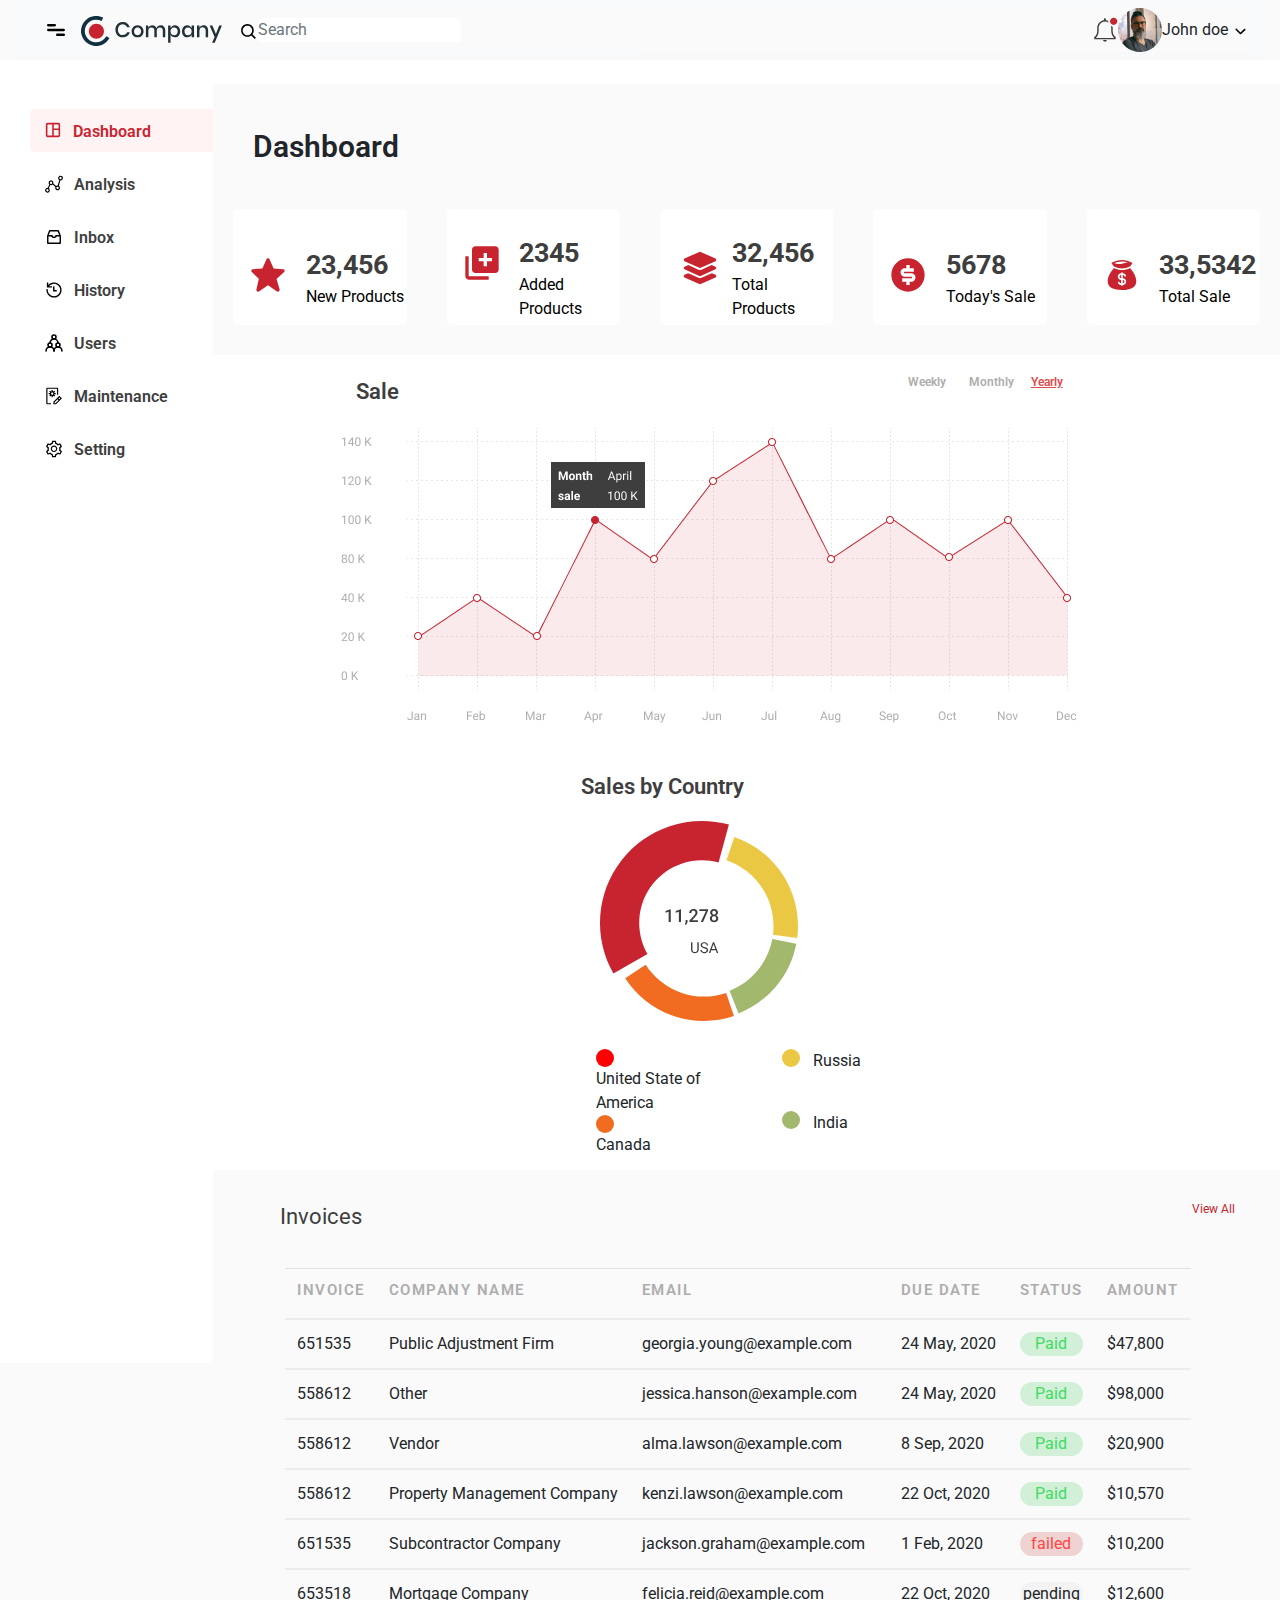
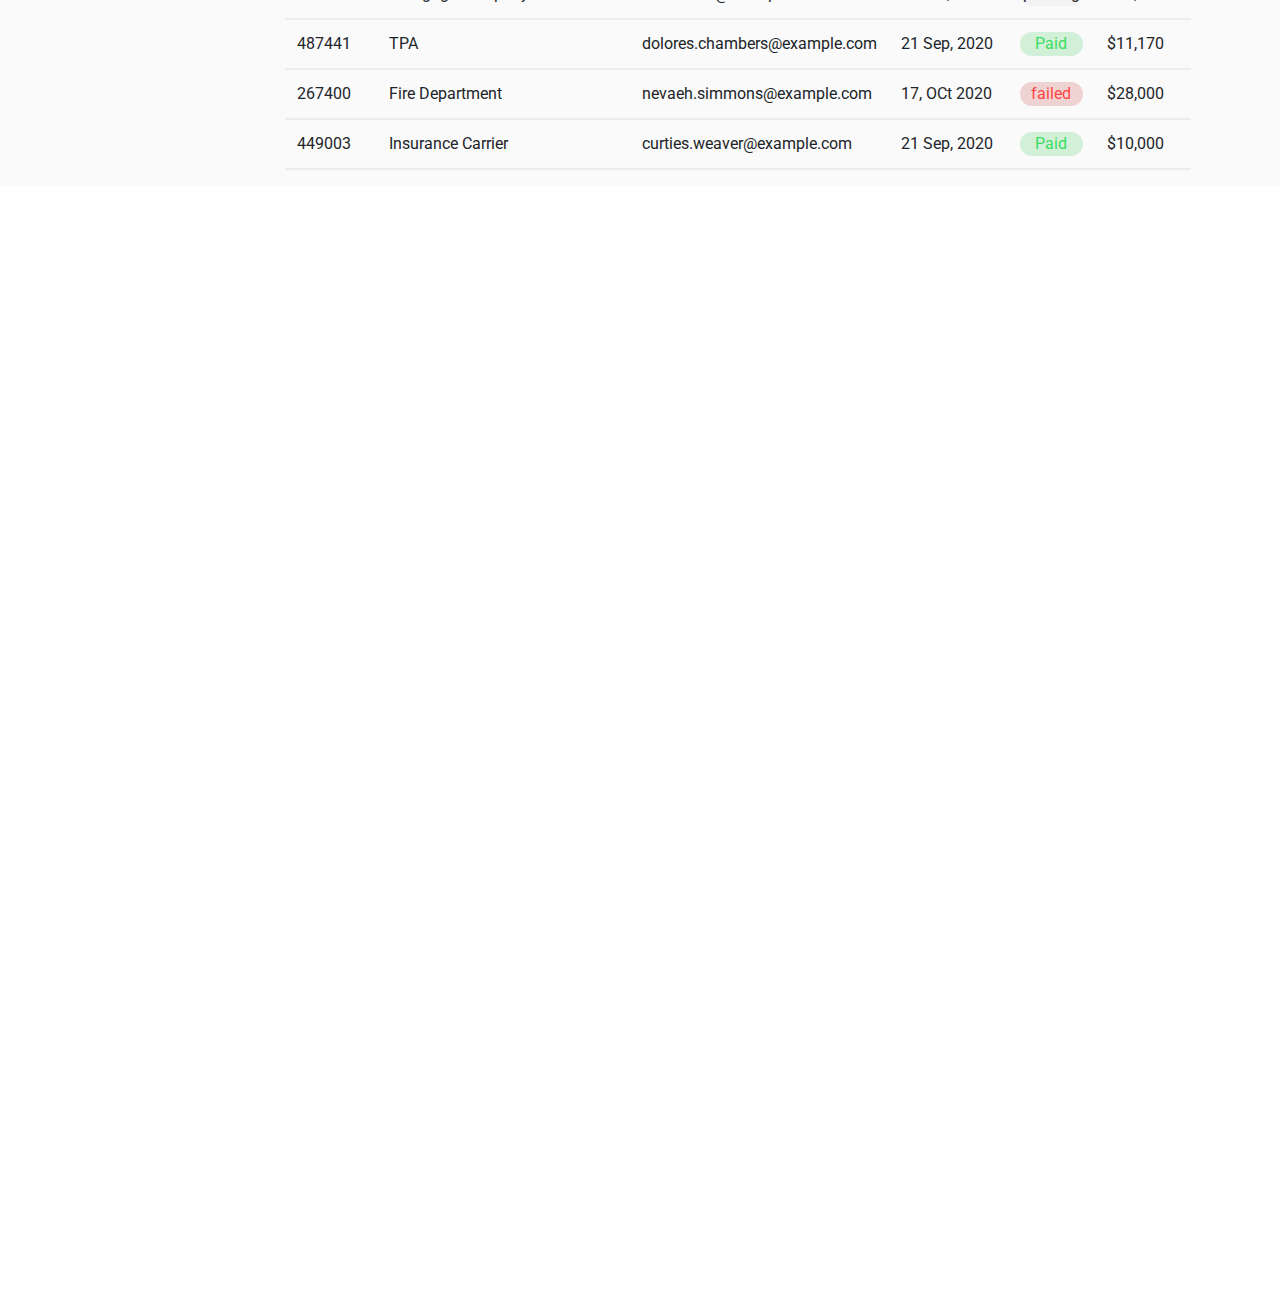
<file: dashboard.html>
<!DOCTYPE html>
<html lang="en">

<head>
    <script>
        function myFunction() {
            location.replace("/innerpage.html")
        }
    </script>
    <meta type="text/html;" charset="utf-8" content="width=device-width
            shrink-to-fit=no">
    <link rel="preconnect" href="https://fonts.googleapis.com">
    <link rel="preconnect" href="https://fonts.gstatic.com" crossorigin>
    <link href="https://fonts.googleapis.com/css2?family=Roboto" rel="stylesheet">
    <link href="css/style.css" rel="stylesheet">
    <link href="css/bootstrap.min.css" rel="stylesheet">
    <link href="/js/custom.js">
</head>

<body>
    <div class="container-fluid">

        <nav class="navbar navbar-expand-lg mb-4 navbar-light
                bg-light">
            <div class="container-fluid navcontainer p-0
                    justify-content-start">
                <button class="btn me-2 bg-light" onclick="widthChange()" data-bs-toggle="collapse"
                    data-bs-target="#dashboard"><img src="images/menu-bar.svg"></button>
                <a href="#" class="navbar-brand me-5"><img src="images/header-logo.svg">
                </a>
                <div class="d-flex justify-content-around">
                    <img class="mt-1 me-2" src="images/search-icon.svg" style="height: 19px;" alt="search">
                    <input class="form-control me-2 p-0 border-0" type="search" placeholder="Search"
                        aria-label="Search">
                </div>
            </div>
            <div class="container-fluid gayab p-0 justify-content-end">
                <img class="me-5" src="images/notification-icon.svg" alt="notification">
                <img class="me-3" src="images/profile.png" alt="dp">
                <div class="me-3">
                    John doe
                    <img src="images/downward-arrow.svg" alt="dropdown">
                </div>
            </div>
        </nav>

    </div>
    <div class="container-fluid">
        <div class="row">
            <div class="col-2" id="dashboard">
                <div class="container1">
                    <div style="float: left; margin-left: 5px;">
                        <img id="dashpic" src="images/dashboard-active.svg" alt="">
                    </div>
                    <div style="font: normal normal 600 16px/21px Roboto;
                            letter-spacing: 0px;
                            color: #C8242F; text-align: left; margin-top: 4px;
                            margin-left:
                            35px ;" id="minisize">
                        Dashboard
                    </div>
                </div>
                <div class="container2" onclick="myFunction()">
                    <div style="float: left; margin-left: 5px;">
                        <img id="dashpic" src="images/graph-default.svg" alt="">
                    </div>
                    <div class="dashboardtext" id="minisize">
                        Analysis
                    </div>
                </div>
                <div class="container2">
                    <div style="float: left; margin-left: 5px;">
                        <img id="dashpic" src="images/inbox-default.svg" alt="">
                    </div>
                    <div class="dashboardtext" id="minisize">
                        Inbox
                    </div>
                </div>
                <div class="container2">
                    <div style="float: left; margin-left: 5px;">
                        <img id="dashpic" src="images/clock-default.svg" alt="">
                    </div>
                    <div class="dashboardtext" id="minisize">
                        History
                    </div>
                </div>
                <div class="container2">
                    <div style="float: left; margin-left: 5px;">
                        <img id="dashpic" src="images/user-default.svg" alt="">
                    </div>
                    <div class="dashboardtext" id="minisize">
                        Users
                    </div>
                </div>
                <div class="container2">
                    <div style="float: left; margin-left: 5px;">
                        <img id="dashpic" src="images/maintenance-default.svg" alt="">
                    </div>
                    <div class="dashboardtext" id="minisize">
                        Maintenance
                    </div>
                </div>
                <div class="container2">
                    <div style="float: left; margin-left: 5px;">
                        <img id="dashpic" src="images/setting-default.svg" alt="">
                    </div>
                    <div class="dashboardtext" id="minisize">
                        Setting
                    </div>
                </div>
            </div>
            <div class="col-10" id="content">
                <div class="row" id="namein">
                    Dashboard
                </div>
                <div class="d-flex row" style="justify-content:
                        center;margin-bottom: 30px;">

                    <div class="col-lg col-md-3 col-sm-4" id="productdetail">
                        <div class="row">
                            <div class="col-5" id="detailmap">
                                <img src="/images/star.svg" alt="error">
                            </div>
                            <div class="col-7" id="padtext">
                                <div class="row" id="numdetail">
                                    23,456
                                </div>
                                <div class="row">
                                    New Products
                                </div>
                            </div>

                        </div>
                    </div>
                    <div class="col-lg col-md-3 col-sm-4" id="productdetail">
                        <div class="row">
                            <div class="col-5" id="detailmap">
                                <img src="/images/new-product.svg" alt="error">
                            </div>
                            <div class="col-7" id="padtext">
                                <div class="row" id="numdetail">
                                    2345
                                </div>
                                <div class="row">
                                    Added Products
                                </div>
                            </div>

                        </div>
                    </div>
                    <div class="col-lg col-md-3 col-sm-4" id="productdetail">
                        <div class="row">
                            <div class="col-5" id="detailmap">
                                <img src="/images/total-product.svg" alt="error">
                            </div>
                            <div class="col-7" id="padtext">
                                <div class="row" id="numdetail">
                                    32,456
                                </div>
                                <div class="row">
                                    Total Products
                                </div>
                            </div>

                        </div>
                    </div>
                    <div class="col-lg col-md-3 col-sm-4" id="productdetail">
                        <div class="row">
                            <div class="col-5" id="detailmap">
                                <img src="/images/dollar-filled.svg" alt="error">
                            </div>
                            <div class="col-7" id="padtext">
                                <div class="row" id="numdetail">
                                    5678
                                </div>
                                <div class="row">
                                    Today's Sale
                                </div>
                            </div>

                        </div>
                    </div>
                    <div class="col-lg col-md-3 col-sm-4" id="productdetail">
                        <div class="row">
                            <div class="col-5" id="detailmap">
                                <img src="/images/money-bag.svg" alt="error">
                            </div>
                            <div class="col-7" id="padtext">
                                <div class="row" id="numdetail">
                                    33,5342
                                </div>
                                <div class="row">
                                    Total Sale
                                </div>
                            </div>

                        </div>
                    </div>
                </div>
                <div class="row" style="background-color:
                        white;margin-bottom: 30px;justify-content: center;">

                    <div class="d-flex flex-column" id="column1">
                        <div class="row" id="image1">
                            <div class="col-2" id="imagetext">
                                Sale
                            </div>
                            <div class="col-7">


                            </div>
                            <div class="col-1" id="imagetextline">
                                Weekly
                            </div>
                            <div class="col-1" id="imagetextline">
                                Monthly
                            </div>
                            <div class="col-1" id="imagetextline2">
                                <u>Yearly</u>
                            </div>

                        </div>
                        <div class="row" id="image1">
                            <img src="/images/data-graph.png" alt="Error">
                        </div>
                    </div>
                    <div class="d-flex flex-column" id="column2">
                        <div class="row" id="imagetext">
                            Sales by Country
                        </div>
                        <div class="row">
                            <img src="/images/pie-chart.svg">
                        </div>
                        <div class="row">
                            <div class="col-6">
                                <div class="row" id="alignment">
                                    <div class="col-1">
                                        <div class="dotred">

                                        </div>
                                    </div>
                                    <div class="col-11">
                                        United State of America
                                    </div>
                                </div>
                                <div class="row">

                                    <div class="col-1">
                                        <div class="dotorange">

                                        </div>
                                    </div>
                                    <div class="col-11">
                                        Canada
                                    </div>
                                </div>
                            </div>
                            <div class="col-6">
                                <div class="row">
                                    <div class="col-2">
                                        <div class="dotyellow">

                                        </div>
                                    </div>
                                    <div class="col-10">
                                        Russia
                                    </div>
                                </div>
                                <div class="row" style="margin-top: 38px;">
                                    <div class="col-2">
                                        <div class="dotgreen">

                                        </div>
                                    </div>
                                    <div class="col-10">
                                        India
                                    </div>

                                </div>
                            </div>
                        </div>
                    </div>
                </div>
                <div class="row" style="height: 100%;width: 100%;">
                    <div class="col">
                        <div class="row">
                            <div class="col-11" id="col3text1">
                                Invoices
                            </div>
                            <div class="col-1" id="col3text2">
                                View All
                            </div>
                        </div>
                        <div class="row">
                            <table class="table table-responsive" style="width: 100%;margin-left: 20px;
                                    margin-top: 35px;">
                                <tr>
                                    <th>INVOICE</th>
                                    <th>COMPANY NAME</th>
                                    <th>EMAIL</th>
                                    <th> DUE DATE</th>
                                    <th>STATUS</th>
                                    <th>AMOUNT</th>
                                </tr>
                                <tr>
                                    <td>651535</td>
                                    <td>Public Adjustment Firm</td>
                                    <td>georgia.young@example.com</td>
                                    <td>24 May, 2020</td>
                                    <td>
                                        <div id="paid">Paid</div>
                                    </td>
                                    <td>$47,800</td>

                                </tr>
                                <tr>
                                    <td>558612</td>
                                    <td>Other</td>
                                    <td>jessica.hanson@example.com</td>
                                    <td>24 May, 2020</td>
                                    <td>
                                        <div id="paid">Paid</div>
                                    </td>
                                    <td>$98,000</td>
                                </tr>
                                <tr>
                                    <td>558612</td>
                                    <td>Vendor</td>
                                    <td>alma.lawson@example.com</td>
                                    <td>8 Sep, 2020</td>
                                    <td>
                                        <div id="paid">Paid</div>
                                    </td>
                                    <td>$20,900</td>

                                </tr>
                                <tr>
                                    <td>558612</td>
                                    <td>Property Management Company</td>
                                    <td>kenzi.lawson@example.com</td>
                                    <td>22 Oct, 2020</td>
                                    <td>
                                        <div id="paid">Paid</div>
                                    </td>
                                    <td>$10,570</td>
                                </tr>
                                <tr>
                                    <td>651535</td>
                                    <td>Subcontractor Company</td>
                                    <td>jackson.graham@example.com</td>
                                    <td>1 Feb, 2020</td>
                                    <td>
                                        <div id="failed">failed</div>
                                    </td>
                                    <td>$10,200</td>
                                </tr>
                                <tr>
                                    <td>653518</td>
                                    <td>Mortgage Company</td>
                                    <td>felicia.reid@example.com</td>
                                    <td>22 Oct, 2020</td>

                                    <td>
                                        <div id="pending">pending</div>
                                    </td>
                                    <td>$12,600</td>
                                </tr>
                                <tr>
                                    <td>487441</td>
                                    <td>TPA</td>
                                    <td>dolores.chambers@example.com</td>
                                    <td>21 Sep, 2020</td>
                                    <td>
                                        <div id="paid">Paid</div>
                                    </td>
                                    <td>$11,170</td>
                                </tr>
                                <tr>
                                    <td>267400</td>
                                    <td>Fire Department</td>
                                    <td>nevaeh.simmons@example.com</td>
                                    <td>17, OCt 2020</td>

                                    <td>
                                        <div id="failed">failed</div>
                                    </td>
                                    <td>$28,000</td>
                                </tr>
                                <tr>
                                    <td>449003</td>
                                    <td>Insurance Carrier</td>
                                    <td>curties.weaver@example.com</td>
                                    <td>21 Sep, 2020</td>
                                    <td>
                                        <div id="paid">Paid</div>
                                    </td>
                                    <td>$10,000</td>
                                </tr>
                            </table>
                        </div>
                    </div>

                </div>
            </div>
        </div>
    </div>

</body>

</html>
</file>
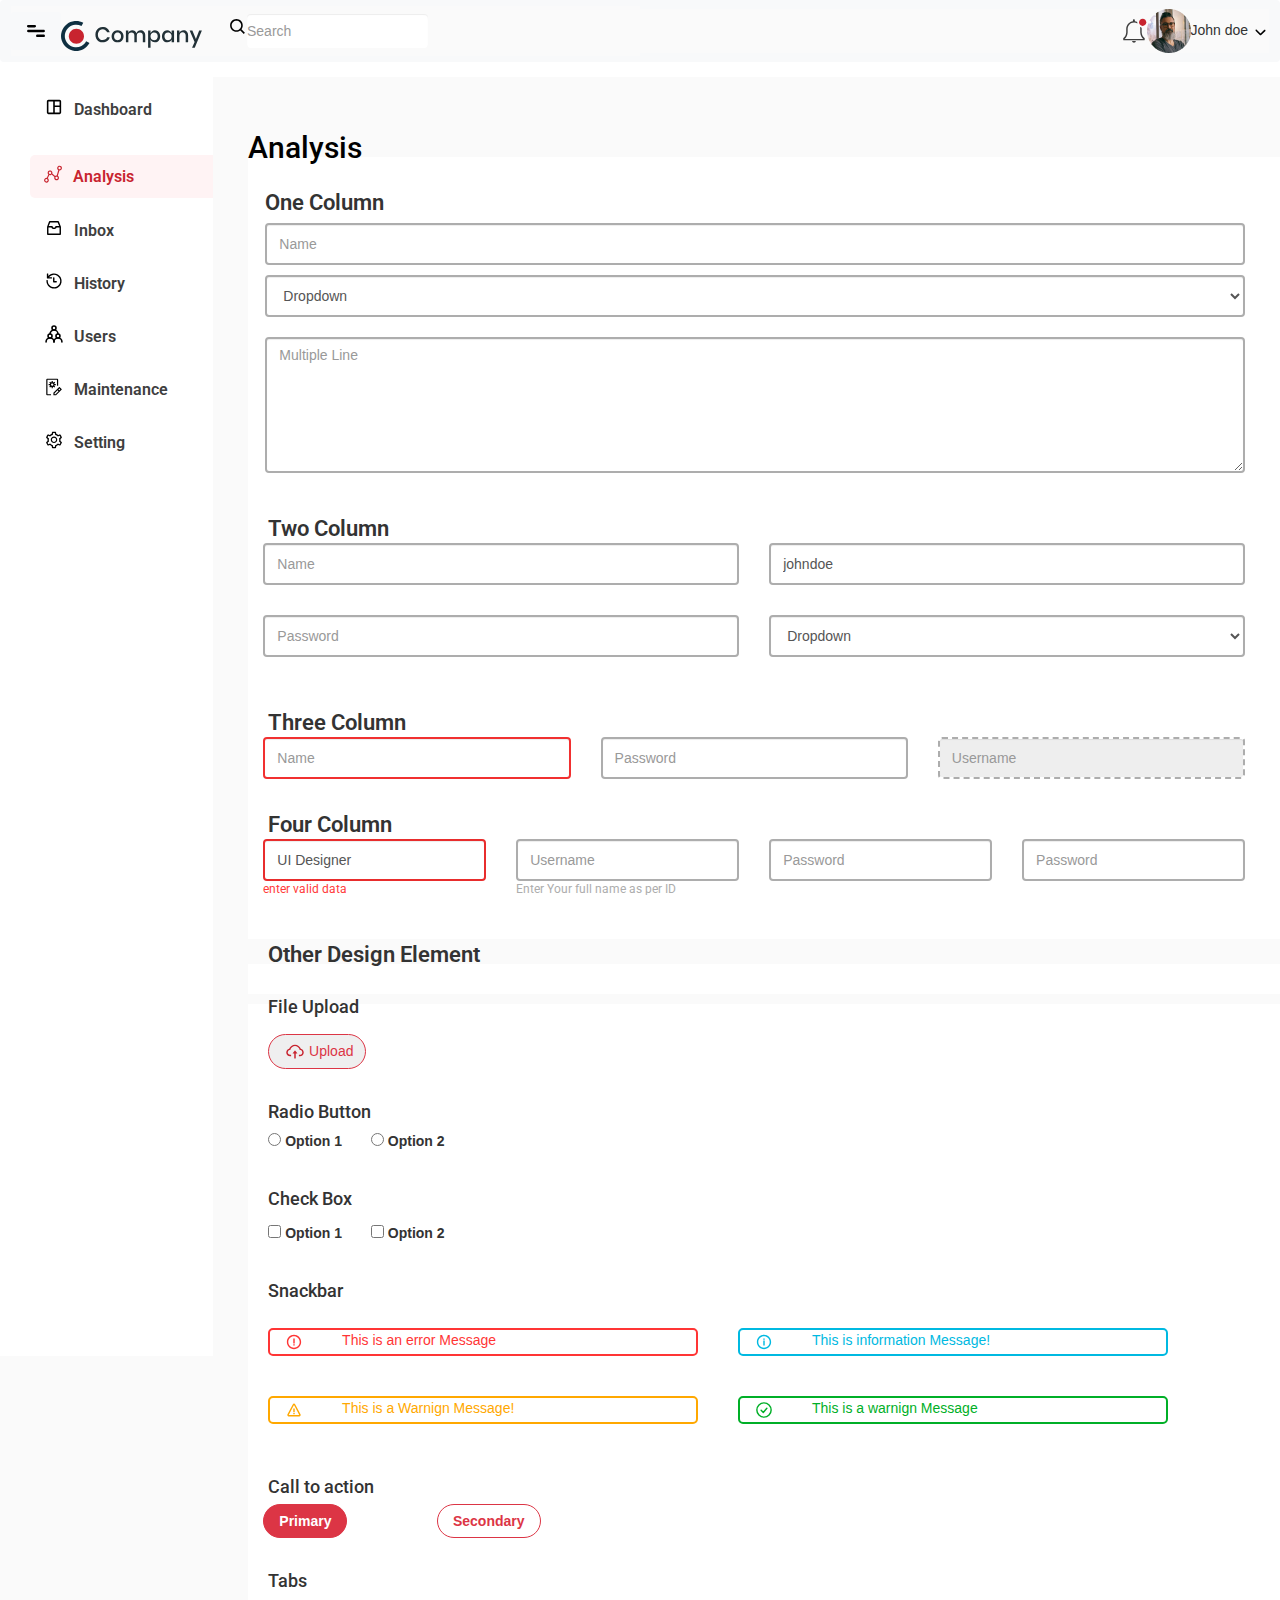
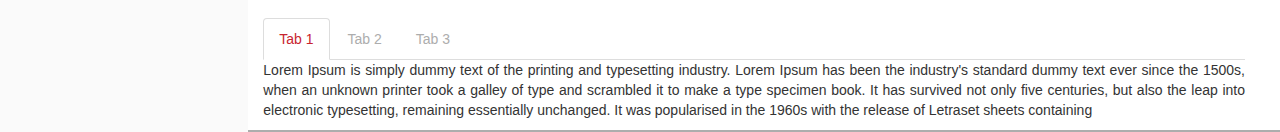
<file: innerpage.html>
<!DOCTYPE html>
<html lang="en">

<head>
    <title>
        Inner Page
    </title>
    <script>
        function myFunction2() {
            location.replace("/dashboard.html")
        }
    </script>
    <meta type="text/html;" charset="utf-8" content="width=device-width
      shrink-to-fit=no, initial-scale=1" name="viewport">
    <link rel="preconnect" href="https://fonts.googleapis.com">
    <link rel="preconnect" href="https://fonts.gstatic.com" crossorigin>
    <link href="https://fonts.googleapis.com/css2?family=Roboto" rel="stylesheet">
    <link href="css/style.css" rel="stylesheet">
    <link rel="stylesheet" href="css/bootstrap.min.css">
    <link href="/js/custom.js" rel="javascript" type="script">
    <link href="/js/bootstrap.bundle.min.js" rel="javascript">
    <link rel="stylesheet" href="https://maxcdn.bootstrapcdn.com/bootstrap/3.4.1/css/bootstrap.min.css">
    <script src="https://ajax.googleapis.com/ajax/libs/jquery/3.6.1/jquery.min.js"></script>
    <script src="https://maxcdn.bootstrapcdn.com/bootstrap/3.4.1/js/bootstrap.min.js"></script>
</head>

<body>


    <nav class="navbar navbar-expand-lg mb-4 navbar-light
    bg-light">
        <div class="container-fluid navcontainer p-0 justify-content-start">
            <button class="btn me-2 bg-light" onclick="widthChange()" data-bs-toggle="collapse" data-bs-target="#dashboard"><img
                    src="images/menu-bar.svg"></button>
            <a href="#" class="navbar-brand me-5" id="changeimage"><img src="images/header-logo.svg">
            </a>
            <div class="d-flex justify-content-around">
                <img class="mt-1 me-2" src="images/search-icon.svg" style="height: 19px;" alt="search">
                <input class="form-control me-2 p-0 border-0" type="search" placeholder="Search" aria-label="Search">
            </div>
        </div>
        <div class="container-fluid gayab p-0 justify-content-md-end justify-content-sm-around ">
            <img class="me-5" src="images/notification-icon.svg" alt="notification">
            <img class="me-3" src="images/profile.png" alt="dp">
            <div class="me-3" id="minisize" >
                John doe
                <img src="images/downward-arrow.svg" alt="dropdown">
            </div>
        </div>
    </nav>
    <div class="container-fluid">
        <div class="row">
            <div class="col-2" id="dashboard">
                <div class="container2" onclick="myFunction2()">
                    <div style="float: left; margin-left: 5px;">
                        <img id="dashpic" src="images/dashboard-default.svg" alt="">
                    </div>
                    <div class="dashboardtext" id="minisize">
                        Dashboard
                    </div>
                </div>
                <div class="container1" onclick="myFunction2()">
                    <div style="float: left; margin-left: 5px;">
                        <img id="dashpic" src="images/graph-active.svg" alt="">
                    </div>
                    <div style="font: normal normal 600 16px Roboto;
              letter-spacing: 0px;
              color: #C8242F;
              text-align: left; margin-top: 4px; margin-left:
              35px ;" id="minisize">
                        Analysis
                    </div>
                </div>
                <div class="container2">
                    <div style="float: left;margin-left: 5px;">
                        <img id="dashpic" src="images/inbox-default.svg" alt="">
                    </div>
                    <div class="dashboardtext" id="minisize">
                        Inbox
                    </div>
                </div>
                <div class="container2">
                    <div style="float: left; margin-left: 5px;">
                        <img id="dashpic" src="images/clock-default.svg" alt="">
                    </div>
                    <div class="dashboardtext" id="minisize">
                        History
                    </div>
                </div>
                <div class="container2">
                    <div style="float: left; margin-left: 5px;">
                        <img id="dashpic" src="images/user-default.svg" alt="">
                    </div>
                    <div class="dashboardtext" id="minisize">
                        Users
                    </div>
                </div>
                <div class="container2">
                    <div style="float: left; margin-left: 5px;">
                        <img id="dashpic" src="images/maintenance-default.svg" alt="">
                    </div>
                    <div class="dashboardtext" id="minisize">
                        Maintenance
                    </div>
                </div>
                <div class="container2">
                    <div style="float: left; margin-left: 5px;">
                        <img id="dashpic" src="images/setting-default.svg" alt="">
                    </div>
                    <div class="dashboardtext" id="minisize">
                        Setting
                    </div>
                </div>
            </div>
            <div class="col-10" id="content">
                <div class="row" style="height: 40px; margin:20px ;   padding-top: 30px;">
                    <p class="innertext1">Analysis </p>
                </div>
                <div class="row" style="background-color: white;margin-left: 20px;padding-right: 20px;">
                    <div class="col" style="margin-left: 2px;">
                        <div class="mb-3" style="  padding-top: 30px;">
                            <label for="exampleFormControlInput1" class="form-label" id="textprop">One Column</label>
                            <input type="text" class="form-control" placeholder="Name"
                                style="border: 2px solid #adadad;height: 3em;">
                        </div>
                        <div class="dropdown">
                            <select class="form-control" style="height: 3em; 
                              border: 2px solid #adadad;margin-bottom: 20px;" title="DropDown">
                                <option selected>Dropdown</option>
                                <option>Option 1</option>
                                <option>Option 2</option>
                                <option>Option 3</option>
                                <option>Option 4</option>
                                <option>Option 5</option>
                            </select>
                        </div>

                        <div class="mb-3">

                            <textarea class="form-control" rows="6" placeholder="Multiple Line"
                                style="border: 2px solid #adadad;"></textarea>
                        </div>

                    </div>


                </div>
                <div class="row" id="stylerow">
                    <p id="textprop"> Two Column</p>
                </div>
                <div class="row" style="background-color: white;margin-left: 20px;padding-right: 20px;">
                    <div class=" col-xl-6  col-lg-6 col-md-12 col-sm-12   ">
                        <div style="  padding-top: 30px;">

                            <input type="text" class="form-control" placeholder="Name"
                                style="border: 2px solid #adadad;height: 3em;">
                        </div>
                    </div>
                    <div class="col-xl-6  col-lg-6 col-md-12 col-sm-12  ">
                        <div style="  padding-top: 30px;">

                            <input type="text" class="form-control" value="johndoe" placeholder="Username"
                                style="border: 2px solid #adadad;height: 3em;">

                        </div>
                    </div>
                    <div class=" col-xl-6  col-lg-6 col-md-12 col-sm-12   ">
                        <div style="  padding-top: 30px;">
                            <input type="password" class="form-control" placeholder="Password"
                                style="border: 2px solid #adadad;height: 3em">
                        </div>
                    </div>
                    <div class=" col-xl-6  col-lg-6 col-md-12 col-sm-12  ">
                        <div style="  padding-top: 30px;">
                            <div class="dropdown">
                                <select class="form-control" style="height: 3em; 
                                  border: 2px solid #adadad;margin-bottom: 20px;" title="DropDown">
                                    <option selected>Dropdown</option>
                                    <option>Option 1</option>
                                    <option>Option 2</option>
                                    <option>Option 3</option>
                                    <option>Option 4</option>
                                    <option>Option 5</option>
                                </select>
                            </div>

                        </div>
                    </div>

                </div>
                <div class="row" id="stylerow">
                    <p id="textprop"> Three Column</p>
                </div>
                <div class="row" style="background-color: white;margin-left: 20px;padding-right: 20px;">
                    <div class=" col-xl-4 col-lg-4 col-md-6 col-sm-12 col-12   ">
                        <div style="  padding-top: 30px;">

                            <input type="text" class="form-control" placeholder="Name"
                                style="border: 2px solid #f13030;height: 3em;">
                        </div>
                    </div>
                    <div class="col-xl-4 col-lg-4 col-md-6 col-sm-12 col-12  ">
                        <div style="  padding-top: 30px;">
                            <input type="password" class="form-control" placeholder="Password"
                                style="border: 2px solid #adadad;height: 3em;">
                        </div>
                    </div>
                    <div class="col-xl-4 col-lg-4 col-md-6 col-sm-12 col-12 ">
                        <div style="  padding-top: 30px;">

                            <input type="text" class="form-control" disabled placeholder="Username"
                                style="border: 2px solid #adadad;height: 3em;border-style: dashed;">
                        </div>
                    </div>



                </div>
                <div class="row" id="stylerow">
                    <p id="textprop"> Four Column</p>
                </div>
                <div class="row" style="background-color: white;margin-left: 20px;padding-right: 20px;">
                    <div class=" col-xl-3 col-lg-3 col-md-6 col-sm-6 col-12   ">
                        <div style="  padding-top: 30px;">

                            <input type="text" class="form-control" placeholder="Name" value="UI Designer"
                                style="border: 2px solid #e82d2d;height: 3em;">
                            <p id="fieldtext1">enter valid data</p>
                        </div>
                    </div>
                    <div class="col-xl-3 col-lg-3 col-md-6 col-sm-6 col-12   ">
                        <div style="  padding-top: 30px;">

                            <input type="text" class="form-control" placeholder="Username"
                                style="border: 2px solid #adadad;height: 3em; ">
                            <p id="fieldtext2">Enter Your full name as per ID</p>

                        </div>
                    </div>
                    <div class=" col-xl-3 col-lg-3 col-md-6 col-sm-6 col-12   ">
                        <div style="  padding-top: 30px;">
                            <input type="password" class="form-control" placeholder="Password"
                                style="border: 2px solid #adadad;height: 3em;">
                        </div>
                    </div>
                    <div class=" col-xl-3 col-lg-3 col-md-6 col-sm-6 col-12  ">
                        <div style="  padding-top: 30px;">
                            <input type="password" class="form-control" placeholder="Password"
                                style="border: 2px solid #adadad;height: 3em;">
                        </div>
                    </div>


                </div>
                <div class="row"
                    style="background-color: white;margin-left: 20px;padding-right: 20px;padding-left: 20px;  padding-top: 30px; height: 10px;margin-bottom: 25px;">
                    <p id="textprop"> Other Design Element</p>
                </div>
                <div class="row" id="stylerow">
                    <p id="textprop2"> File Upload</p>
                </div>
                <div class="row"
                    style="background-color: white;margin-left: 20px;padding-right: 20px;padding-top: 30px; padding-left: 20px;margin-top: 10px;">


                    <button class="btn border border-danger text-danger " id="uploadbutton" type="button"
                        onclick="document.getElementById('upload').click()">
                        <span class="glyphicon " aria-hidden="true"></span> <img src="images/cloud-upload-icon.svg"
                            alt=""> Upload
                    </button>
                    <input type="file" id="upload" style="display:none" placeholder="Select file" />
                    <span id="filename" style="padding-left: 3% ;" class="pull-right"></span>

                </div>
                <div class="row" id="stylerow">
                    <p id="textprop2"> Radio Button</p>
                </div>
                <div class="row" style="background-color: white;margin-left: 20px;padding-right: 20px;">
                    <div style="padding-top: 30px;padding-left: 20px;">
                        <input type="radio" id="radiocolor" name="option" placeholder="Option 1">
                        <label style="margin-right: 25px;">Option 1</label>
                        <input type="radio" id="radiocolor" name="option" placeholder="Option 2">
                        <label style="margin-right: 25px;">Option 2</label>
                    </div>
                </div>
                <div class="row" id="stylerow">
                    <p id="textprop2"> Check Box</p>
                </div>
                <div class="row" style="background-color: white;margin-left: 20px;padding-right: 20px;">

                    <div style="  padding-top: 5px;">

                        <div style="padding-top: 30px;padding-left: 20px;">
                            <input type="checkbox" id="radiocolor" name="option1" placeholder="Option 1">
                            <label style="margin-right: 25px;">Option 1</label>
                            <input type="checkbox" id="radiocolor" name="option2" placeholder="Option 2">
                            <label style="margin-right: 25px;">Option 2</label>
                        </div>

                    </div>
                </div>
                <div class="row" id="stylerow">
                    <p id="textprop2"> Snackbar</p>
                </div>
                <div class="row"
                    style="background-color: white;margin-left: 20px;padding-right: 0px; padding-top: 30px;">



                    <div class=" col-xl-5 col-lg-5 col-12 "
                        style="    margin: 20px 20px 20px 20px; align-items: center;">
                        <div class="row" style="height: 2em;" id="snackred">
                            <div class="col-1">
                                <img src="/images/error-icon.svg" alt="" id="snackbaricon">
                            </div>
                            <div class="col" id="textred">
                                This is an error Message
                            </div>

                        </div>
                    </div>
                    <div class="col-xl-5 col-lg-5 col-12" style="    margin: 20px 20px 20px 20px;">
                        <div class="row" style="height: 2em;" id="snackblue">
                            <div class="col-1">
                                <img src="/images/info-icon.svg" alt="" id="snackbaricon">
                            </div>
                            <div class="col" id="textblue">
                                This is information Message!
                            </div>

                        </div>
                    </div>
                    <div class=" col-xl-5 col-lg-5 col-12 " style="    margin: 20px 20px 20px 20px;">
                        <div class="row" style="height: 2em;" id="snackyellow">
                            <div class="col-1">
                                <img src="/images/warning-icon.svg" alt="" id="snackbaricon">
                            </div>
                            <div class="col" id="textyellow">
                                This is a Warnign Message!
                            </div>

                        </div>
                    </div>
                    <div class=" col-xl-5 col-lg-5 col-12" style="margin: 20px 20px 20px 20px;">
                        <div class="row" style="height: 2em;" id="snackgreen">
                            <div class="col-1">
                                <img src="/images/success-icon.svg" alt="" id="snackbaricon">
                            </div>
                            <div class="col" id="textgreen">
                                This is a warnign Message
                            </div>

                        </div>
                    </div>
                    <!-- <div class="col- alert alert-danger" role="alert">
                    This is error Message
                </div>
                <div class="col-6 alert alert-info" role="alert">
                    This is error Message
                </div>
                <div class="col-6 alert alert-warning" role="alert">
                    This is error Message
                </div>
                <div class="col-6 alert alert-success" role="alert">
                    This is error Message
                </div> -->


                </div>
                <div class="row" id="stylerow">
                    <p id="textprop2"> Call to action</p>
                </div>
                <div class="row" style="background-color: white;margin-left: 20px;padding-right: 20px;">


                    <div class="col-xl-2 col-lg-3 col-md-4 col-sm-6">
                        <button class="btn px-4 text-white bg-danger border border-danger" data-toggle="tooltip"
                            title="this is primary button" id="callbutton" type="button">
                            <b>Primary</b>
                        </button>
                    </div>
                    <div class="col-xl-2 col-lg-3 col-md-4 col-sm-6" style="margin-left: -30px;padding-left: 50px;">
                        <button class="btn px-4 text-danger bg-white border border-danger" data-toggle="tooltip"
                            title="This is secondary button" id="callbutton" type="button">
                            <b>Secondary</b>
                        </button>
                    </div>



                </div>
                <div class="row" id="stylerow">
                    <p id="textprop2"> Tabs</p>
                </div>
                <div class="row"
                    style="background-color: white;margin-left: 20px;padding-right: 20px;padding-top: 30px; border-bottom: 2px solid #adadad;">

                    <div class="container">
                        <ul class="nav nav-tabs">
                            <li class="active"><a data-toggle="tab" href="#tab1" id="activetab">Tab 1</a></li>
                            <li><a data-toggle="tab" href="#tab2" id="deactivetab">Tab 2</a></li>
                            <li><a data-toggle="tab " href="#tab3" id="deactivetab">Tab 3</a></li>
                        </ul>

                        <div class="tab-content">
                            <div id="tab1" class="tab-pane fade in active">
                                <p style="text-align: justify;">Lorem Ipsum is simply dummy text of the printing and
                                    typesetting industry. Lorem
                                    Ipsum has been the industry's standard dummy text ever since the 1500s, when an
                                    unknown printer took a galley of type and scrambled it to make a type specimen book.
                                    It has survived not only five centuries, but also the leap into electronic
                                    typesetting, remaining essentially unchanged. It was popularised in the 1960s with
                                    the release of Letraset sheets containing</p>
                            </div>
                            <div id="tab2" class="tab-pane fade disabled">
                                <p style="text-align: justify;">Lorem Ipsum is simply dummy text of the printing and
                                    typesetting industry. Lorem
                                    Ipsum has been the industry's standard dummy text ever since the 1500s, when an
                                    unknown printer took a galley of type and scrambled it to make a type specimen book.
                                    It has survived not only five centuries, but also the leap into electronic
                                    typesetting, remaining essentially unchanged. It was popularised in the 1960s with
                                    the release of Letraset sheets containing</p>
                            </div>
                            <div id="tab3" class="tab-pane fade disabled">
                                <p style="text-align: justify;">Lorem Ipsum is simply dummy text of the printing and
                                    typesetting industry. Lorem
                                    Ipsum has been the industry's standard dummy text ever since the 1500s, when an
                                    unknown printer took a galley of type and scrambled it to make a type specimen book.
                                    It has survived not only five centuries, but also the leap into electronic
                                    typesetting, remaining essentially unchanged. It was popularised in the 1960s with
                                    the release of Letraset sheets containing</p>
                            </div>
                        </div>
                    </div>

                </div>


            </div>
        </div>
    </div>

</body>

</html>
</file>
<file: css/style.css>
/*------------------------------------------------------------------------Login Page-----------------------------------------------------------------------------------*/
.heroImage {
    border-radius: 50%;
    background: transparent url('img/Ellipse 2.png') 0% 0% no-repeat padding-box;
    box-shadow: 0px 4px 31px #0000000A;
    border: 20px solid #FFFFFF;
    opacity: 1;
    margin-top: 72px;
    overflow: inherit;

}
#imagepos{
    align-items: center;
    text-align: center;
}


li {
    list-style-type: none;
    margin-top: 20px;
}

.col {
    margin-left: 5%;
}

.container-fluid {
    top: 0px;
    left: 0px;
    background: #fafafa 0% 0% no-repeat padding-box;
}

.companyLogo {
    list-style-type: none;
   margin-top: 72px;
}

.discription {
    top: 18vh;
    width: 500px;
    height: 100px;
    text-align: left;
    font: normal normal bolder 40px/47px Roboto;
    letter-spacing: 0px;
    color: #3E3E3E;
    opacity: 1;
}

.loginTxt {
    text-align: left;
    font: normal normal 400 25px/33px Roboto;
    letter-spacing: 0px;
    color: #3E3E3E;
    opacity: 1;
}

.username {
    top: 24vh;
    width: 429px;
    height: 49px;
    background: #FFFFFF 0% 0% no-repeat padding-box;
    border: 1px solid #ADADAD;
    border-radius: 5px;
    opacity: 1;
}

.password {
    top: 27vh;
    width: 429px;
    height: 49px;
    background: #FFFFFF 0% 0% no-repeat padding-box;
    border: 1px solid #ADADAD;
    border-radius: 5px;
    opacity: 1;
}

.loginButton {
    border: none;
    color: white;
    font-weight: 600;
    width: 138px;
    height: 45px;
    background: #C8242F 0% 0% no-repeat padding-box;
    border-radius: 23px;
    opacity: 1;
    margin-right: 10vw;
}

.forgotPass {
    border: none;
    font-weight: 700;
    background-color: #fafafa;
    text-align: left;
    font: normal normal normal 15px/20px Roboto;
    letter-spacing: 0px;
    color: #ADADAD;
    opacity: 1;
}

.lastTxt {
    text-align: left;
    font: normal normal 300 15px/20px Roboto;
    letter-spacing: 0px;
    color: #ADADAD;
    opacity: 1;
}

/*------------------------------------------------------------------------Dashborad-----------------------------------------------------------------------------------*/
#row1 {
    top: 0px;
    left: 0px;
    width: 100%;
    height: 80px;
    background: #FFFFFF 0% 0% no-repeat padding-box;
    opacity: 1;
}

li {
    list-style: none;
}

#dashboard {
    left: 0px;
    height: 1279px;
    background: #FFFFFF 0% 0% no-repeat padding-box;
    opacity: 1;
}

.container1 {
    margin-top: 25px;
    margin-left: 15px;
    margin-right: 15px;
    padding: 8px;
    width: 193px;
    height: 43px;
    background: #FFF3F4 0% 0% no-repeat padding-box;
    border-radius: 5px;
    opacity: 1;
}

.dashboardtext {
    font: normal normal 600 16px Roboto;
    letter-spacing: 0px;
    text-align: left;
    margin-top: 4px;
    margin-left:
        35px;
}

#dashpic {
    width: 20px;
    height: 20px;
}

.container2 {
    background: #FFFFFF 0% 0% no-repeat padding-box;
    margin-top: 10px;
    margin-left: 15px;
    margin-right: 15px;
    text-align: left;
    border-radius: 5px;
    padding: 9px;
    width: 193px;
    height: 43px;
    color: #3E3E3E;

}


#menu {
    padding-left: 29px;
    padding-top: 25px;
    text-align: start;
}

#search {
    float: left;
    padding-left: 25px;
    padding-top: 25px;


}

.searchtxt {
    text-align: left;
    float: left;
    padding-left: 10px;
    padding-top: 30px;
    font: normal normal 600 16px/21px Roboto;
}

#abcd {
    width: 20px;
    height: 20px;
    object-fit: contain;
}

#notification {
    margin-top: 18px;

}

#profile {
    margin-top: 13px;
    width: 44px;
    height: 44px;
}

#uname {
    margin-top: 25px;
    padding-left: 20px;
    font: normal normal 550 17px/21px Roboto;
}

#content {
    background-color: #fafafa;
    margin: 0px;
}

@media (max-width: 992px) {
    .gayab {
        width: 50% !important;
    }

    .navcontainer {
        width: 50% !important;
    }
}

@media (max-width:500px) {
    #changeimage{
        
    }
}
/*-------------------------------------------------------------------------------InnerPage-1----------------------------------------------------------------------------*/

#namein {
    padding: 40px;
    font-family: Roboto;
    font-size: 30px;
    font-weight: 600;
    letter-spacing: 0px;
}

#productdetail {
    background-color: #ffffff;
    border-radius: 5px;
    margin-left: 20px;
    margin-right: 20px;
    color: #000;
    height: 116px;
    align-content: center;
}

#detailmap {
    margin-top: 30px;
}

#padtext {
    margin-top: 20px;
}

#numdetail {
    text-align: left;
    font-family: Roboto;
    font-size: 27px;
    font-weight: 700;
    letter-spacing: 0px;
    color: #3E3E3E;
    opacity: 1;
}

#column1 {
    height: 400px;
    background-attachment: #ffffff;
    margin-right: 120px;
}

#image1 {
    margin-left: 30px;
    margin-top: 20px;

}

#imagetext {
    font-family: Roboto;
    font-size: 22px;
    font-weight: 600;
    letter-spacing: 0px;
    color: #3E3E3E;
}

#imagetextline {
    text-align: left;
    font: normal normal normal 12px Roboto;
    letter-spacing: 0px;
    color: #ADADAD;
    opacity: 1;
    font-weight: 600;
}

#imagetextline2 {
    text-align: left;
    font: normal normal normal 12px Roboto;
    letter-spacing: 0px;
    color: #de4d4d;
    opacity: 1;
    font-weight: 600;
}

#column2 {
    height: 400px;
    background-attachment: #ffffff;
    margin-left: 40px;
    margin-top: 15px;
}

.dotred {
    height: 18px;
    width: 18px;
    background-color: red;
    border-radius: 50%;
}

.dotorange {

    height: 18px;
    width: 18px;
    background-color: #f16c20;
    border-radius: 50%;


}

.dotyellow {
    height: 18px;
    width: 18px;
    background-color: #ebc844;
    border-radius: 50%;


}

.dotgreen {
    height: 18px;
    width: 18px;
    background-color: #a2b86c;
    border-radius: 50%;

}

#pietext {
    text-align: left;
    font: normal normal normal 15px Roboto;
    letter-spacing: 0px;
    color: #3E3E3E;
    opacity: 1;

}

.alignment {
    margin-right: 20px;
    flex-wrap: nowrap;
}

#col3text1 {
    text-align: left;
    font-size: 22px;
    font-family: Roboto;
    letter-spacing: 0px;
    color: #3E3E3E;
    opacity: 1;

}

#col3text2 {
    text-align: left;
    font-size: 12px;
    font-family: Roboto;
    letter-spacing: 0px;
    color: #C8242F;
    opacity: 1;
    text-align: end;
}

tr {
    height: 50px;
    border-bottom: 2px solid #edebeb;
}

th {
    text-align: left;
    font: normal normal normal 15px Roboto;
    font-weight: 600;
    letter-spacing: 1.5px;
    color: #ADADAD;
    opacity: 1
}

#amountline {
    padding-left: 0%;
}

#paid {
    background-color: #d2efd8;
    color: #3cdd5f;
    text-align: center;
    border-radius: 20px;
}

#failed {
    background-color: #efd3d2;
    color: #ff4545;
    text-align: center;
    border-radius: 20px;
}

#pending {
    background-color: #f3f3f3;
    text-align: center;
    border-radius: 20px;


}


/*-------------------------------------------------------------------------Inner Page-2---------------------------------------------------------------------------------*/
.innertext1 {
    text-align: left;
    font-family: Roboto;
    font-weight: 500;
    font-size: 30px;
    letter-spacing: 0px;
    color: #000000;
    text-shadow: #3E3E3E;
    opacity: 1;
}

#innertext2 {
    text-align: left;
    font-family: Roboto;
    font-weight: 500;
    font-size: 30px;
    letter-spacing: 0px;
    color: #000000;
    text-shadow: #3E3E3E;
    opacity: 1;
}

#textprop {
    font-weight: 600;
    font-family: Roboto;
    font-size: 22px;
    opacity: 1;
}

#textprop2 {
    font-weight: 500;
    font-family: Roboto;
    font-size: 18px;
    opacity: 1;
}

#fieldtext1 {
    text-align: left;
    letter-spacing: 0px;
    font-family: Roboto;
    font-size: 12px;
    color: #FF3B3B;
    opacity: 1;
}

#fieldtext2 {
    text-align: left;
    letter-spacing: 0px;
    font-family: Roboto;
    font-size: 12px;
    color: #adadad;
    opacity: 1;
}

#stylerow {
    background-color: white;
    margin-left: 20px;
    padding-right: 20px;
    padding-left: 20px;
    padding-top: 30px;
    margin-bottom: 0px;
    height: 10px;
}

#radiocolor {
    accent-color: red;
}

#uploadbutton {
    border-radius: 25px;
}

#snackred {
    border: 2px solid #FF3535;
    border-radius: 5px;
}

#snackblue {
    border: 2px solid #00B9E1;
    border-radius: 5px;
}

#snackyellow {
    border: 2px solid #FFA800;
    border-radius: 5px;

}

#snackgreen {
    border: 2px solid #00AF27;
    border-radius: 5px;
}

#snackbardetail {
    margin: 20px 30px 30px 20px;
    height: 2em;
}

#snackbaricon {
    height: 18px;
    width: 18px;
}

#textred {
    color: #FF3535;
    align-items: center;
}

#textblue {
    color: #00B9E1;
}

#textyellow {
    color: #FFA800;
}

#textgreen {
    color: #00AF27;
}

#callbutton {
    margin-top: 30px;
    border-radius: 25px;
}

#activetab {
    color: #C8242F;
    font-weight: 500;
}

#deactivetab {
    font-weight: 500;
    color: #adadad;
}
/*-----------------------------------------------------------------------dahsboard media queries------------------------------------------------------------------------*/

@media screen and (max-width: 1010px) {
    #minisize {
      display: none;
    }
 }
 @media screen and (max-width:444px) {
    .container2{
        margin-left: 0px;
    }
    .container1{
        margin-left: 0px;
        background-color: white;
    }
 }
/* 
 @media screen and (max-width:740px) {
    #vanish{
        display: none;
    }
    #notification{
        display: none;
    }

 }
 @media screen and( max-width:503px) {
    #menu{
        padding-left: 0px;
        padding-right: 0px;
    }
    #search{
        padding-left: 0px;
        padding-right: 0px;
    }
    #profile{
        padding-right: 0px;
        padding-left: 0px;
    }
 } */
/*-----------------------------------------------------------floating lable----------------------------------------------------------------------*/

input:focus ~ .floating-label,
input:not(:focus):valid ~ .floating-label {
    top: 8px;
    bottom: 10px;
    left: 20px;
    font-size: 11px;
    opacity: 1;
}

.inputtext{
    font-size: 14px;
    width: 200px;
    height: 35px;
}
.floating-label{
    position: absolute;
    pointer-events: none;
    left: 20px;
    top: 18px;
    transition: o.2 ease all;
}
</file>
